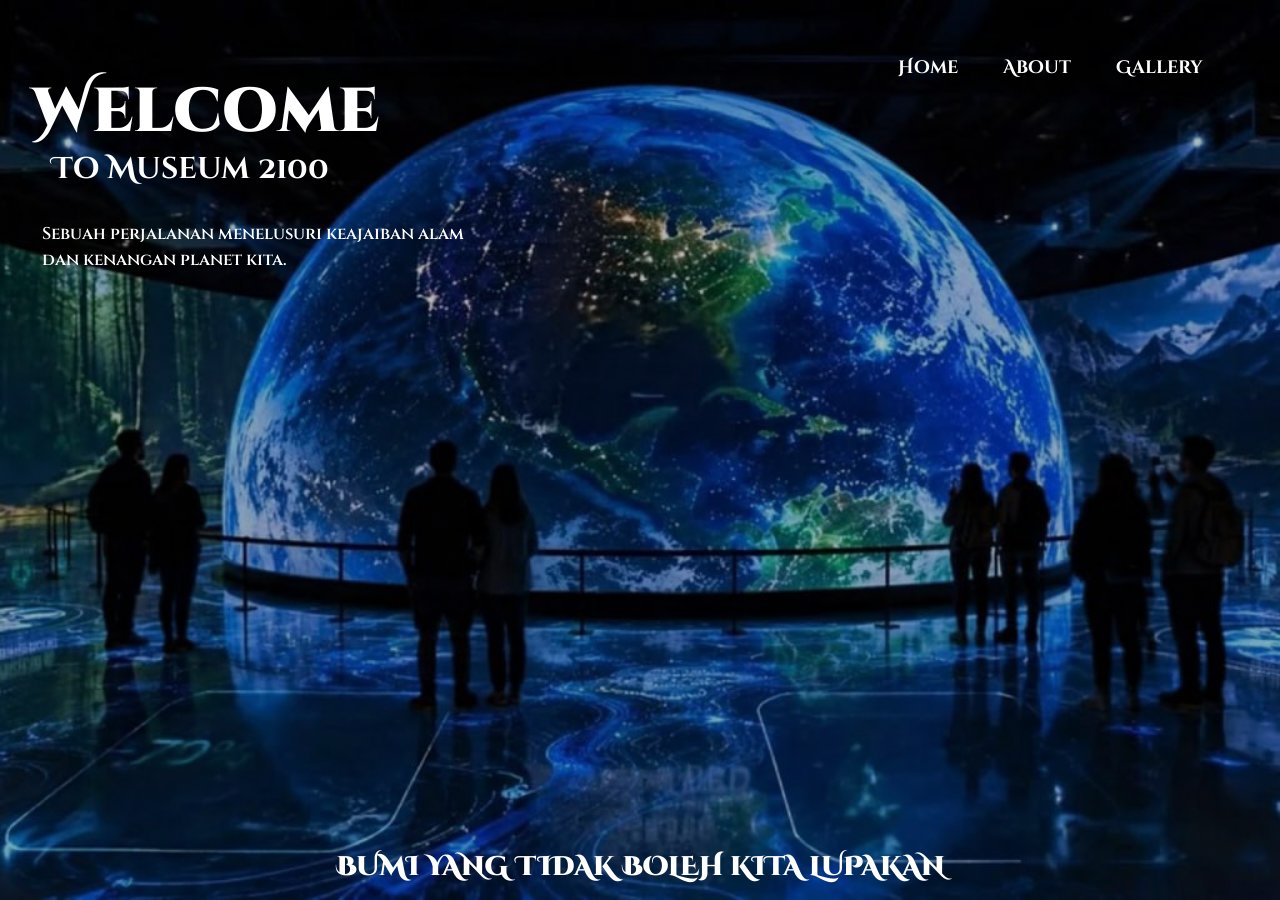
<file: index.html>
<!DOCTYPE html>
<html lang="id">
<head>
    <meta charset="UTF-8">
    <meta name="viewport" content="width=device-width, initial-scale=1.0">
    <title>Museum 2100 | Welcome</title>

    <link rel="stylesheet" href="style.css">

    <!-- Google Fonts -->
    <link href="https://fonts.googleapis.com/css2?family=Cinzel:wght@400;500;600;700;800&family=Cinzel+Decorative:wght@400;700;900&display=swap" rel="stylesheet">
</head>
<body>

    <section class="hero">

        <!-- Navbar -->
        <nav class="navbar">
            <div class="logo"></div>

            <ul class="nav-links">
                <li><a href="index.html">Home</a></li>
                <li><a href="about.html">About</a></li>
                <li><a href="gallery.html">Gallery</a></li>
            </ul>
        </nav>

        <!-- Welcome Content -->
        <div class="hero-content">

            <h1>Welcome</h1>

            <h2>To Museum 2100</h2>

            <p>
                Sebuah perjalanan menelusuri keajaiban alam
                <br>
                dan kenangan planet kita.
            </p>

        </div>

        <!-- Bottom Text -->
        <div class="hero-bottom">
            <h3>BUMI YANG TIDAK BOLEH KITA LUPAKAN</h3>
        </div>

    </section>

</body>
</html>
</file>
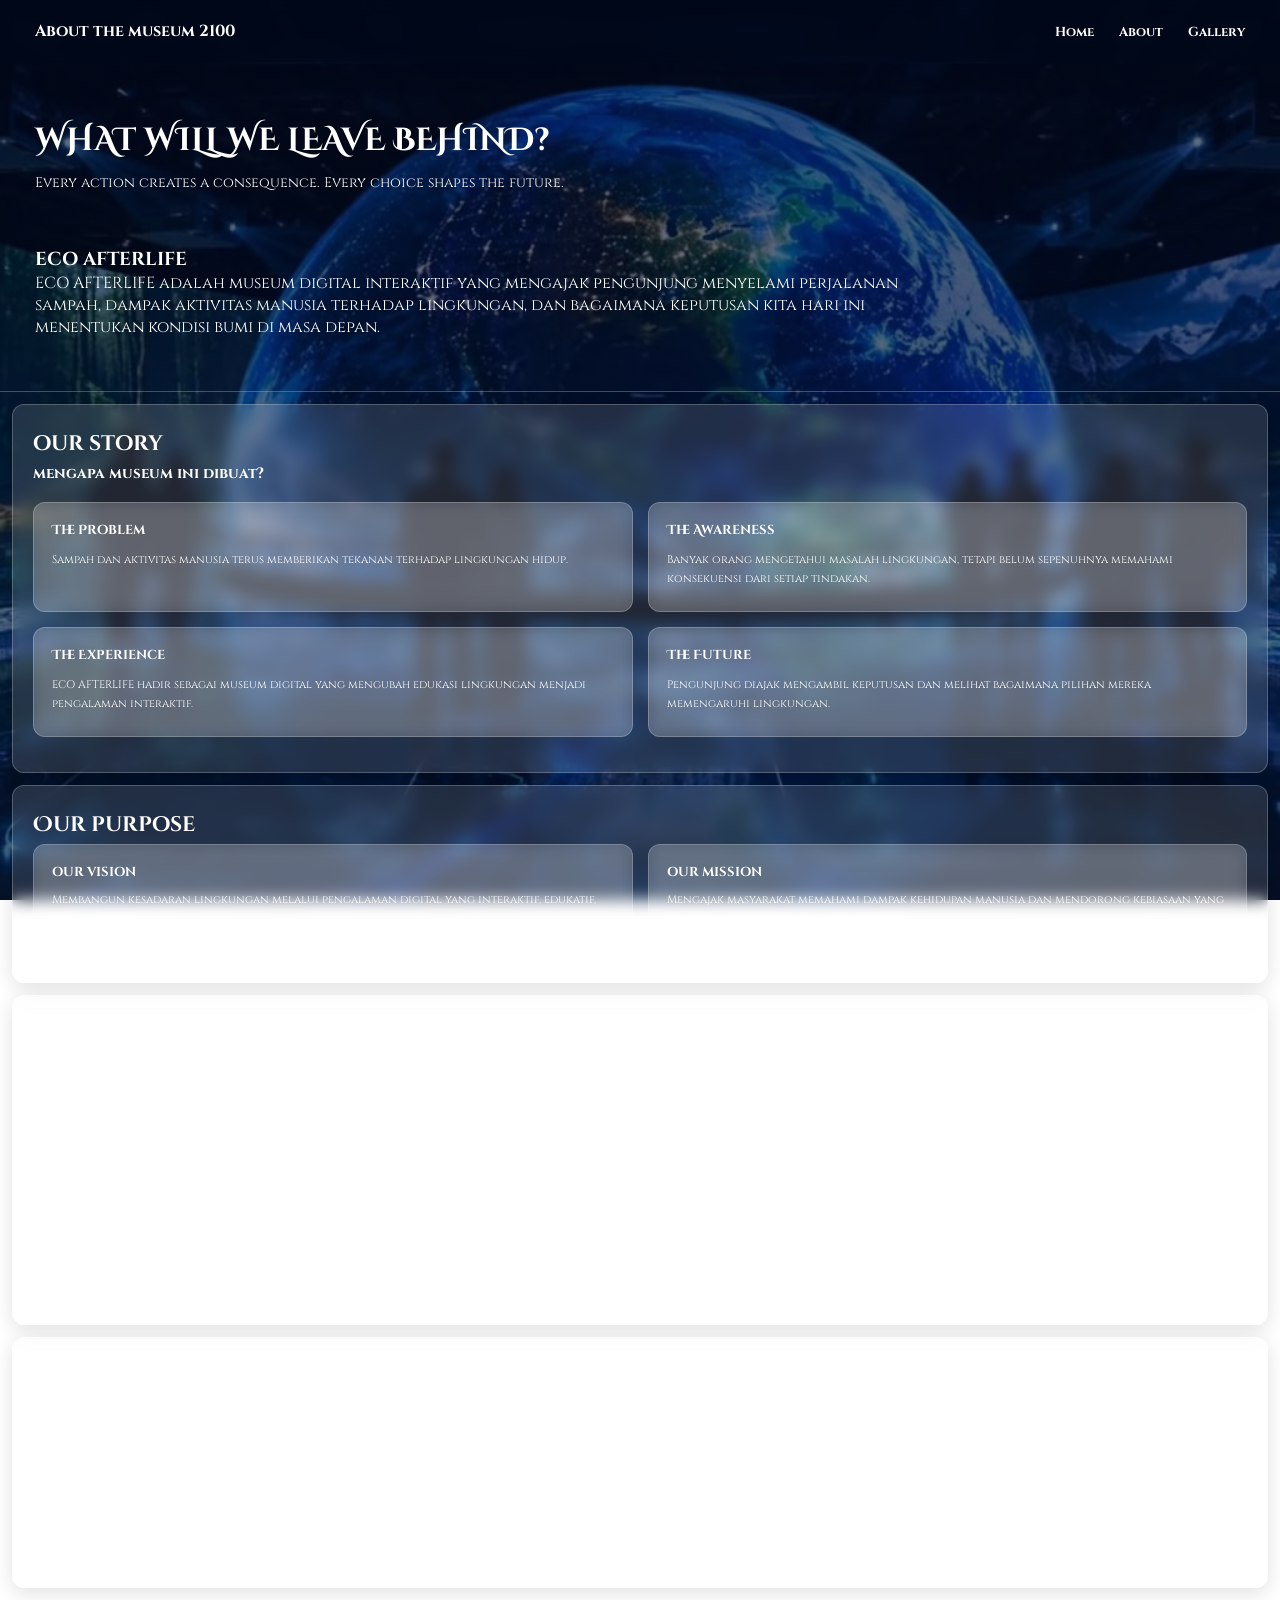
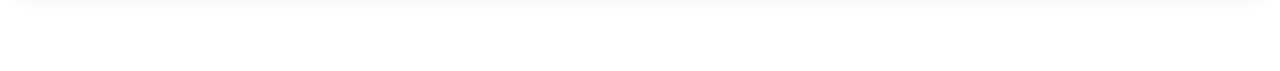
<file: about.html>
<!DOCTYPE html>
<html lang="id">
<head>
    <meta charset="UTF-8">
    <meta name="viewport" content="width=device-width, initial-scale=1.0">
    <title>About - Museum 2100</title>

    <link rel="stylesheet" href="about.css">

    <link href="https://fonts.googleapis.com/css2?family=Cinzel:wght@400;500;600;700;800&family=Cinzel+Decorative:wght@400;700;900&display=swap" rel="stylesheet">

</head>

<body>

    <!-- NAVBAR -->
    <nav class="navbar">
        <h3>About the museum 2100</h3>

        <ul>
            <li><a href="index.html">Home</a></li>
            <li><a href="about.html">About</a></li>
            <li><a href="gallery.html">Gallery</a></li>
        </ul>
    </nav>


    <!-- HERO -->
    <header class="about-hero">

        <div class="hero-text">
            <h1>WHAT WILL WE LEAVE BEHIND?</h1>

            <p>
                Every action creates a consequence.
                Every choice shapes the future.
            </p>
        </div>

        <div class="hero-description">
            <h3>ECO AFTERLIFE</h3>

            <p>
                ECO AFTERLIFE adalah museum digital interaktif
                yang mengajak pengunjung menyelami perjalanan
                sampah, dampak aktivitas manusia terhadap lingkungan,
                dan bagaimana keputusan kita hari ini menentukan
                kondisi bumi di masa depan.
            </p>
        </div>

    </header>


    <!-- SECTION 1 -->
    <section class="content-section section-one">

        <h2>our story</h2>
        <h3>mengapa museum ini dibuat?</h3>

        <div class="card-grid">

            <div class="info-card">
                <h3>The Problem</h3>
                <p>
                    Sampah dan aktivitas manusia terus memberikan
                    tekanan terhadap lingkungan hidup.
                </p>
            </div>

            <div class="info-card">
                <h3>The Awareness</h3>
                <p>
                    Banyak orang mengetahui masalah lingkungan,
                    tetapi belum sepenuhnya memahami konsekuensi
                    dari setiap tindakan.
                </p>
            </div>

            <div class="info-card">
                <h3>The Experience</h3>
                <p>
                    ECO AFTERLIFE hadir sebagai museum digital
                    yang mengubah edukasi lingkungan menjadi
                    pengalaman interaktif.
                </p>
            </div>

            <div class="info-card">
                <h3>The Future</h3>
                <p>
                    Pengunjung diajak mengambil keputusan
                    dan melihat bagaimana pilihan mereka
                    memengaruhi lingkungan.
                </p>
            </div>

        </div>
    </section>


    <!-- SECTION 2 -->
    <section class="content-section section-two">

      

        <h2>Our purpose</h2>

        <div class="purpose-grid">

            <div class="purpose-card">
                <h3>OUR VISION</h3>

                <p>
                    Membangun kesadaran lingkungan melalui
                    pengalaman digital yang interaktif,
                    edukatif, dan bermakna.
                </p>
            </div>

            <div class="purpose-card">
                <h3>OUR MISSION</h3>

                <p>
                    Mengajak masyarakat memahami dampak
                    kehidupan manusia dan mendorong
                    kebiasaan yang lebih bertanggung jawab
                    terhadap bumi.
                </p>
            </div>

        </div>

    </section>


    <!-- SECTION 3 -->
    <section class="content-section section-three">

        <h2>What Makes Us Different?</h2>

        <div class="card-grid">

            <div class="info-card">
                <h3>Immersive Experience</h3>
                <p>
                    Menjelajahi museum dengan pengalaman
                    visual digital.
                </p>
            </div>

            <div class="info-card">
                <h3>Branching Mission</h3>
                <p>
                    Memilih tindakan dan menentukan
                    jalan cerita.
                </p>
            </div>

            <div class="info-card">
                <h3>Real Consequences</h3>
                <p>
                    Melihat dampak dari keputusan
                    terhadap lingkungan.
                </p>
            </div>

            <div class="info-card">
                <h3>Environmental Learning</h3>
                <p>
                    Belajar mengenai eksplorasi
                    dan keberlanjutan.
                </p>
            </div>

        </div>

    </section>


    <!-- SECTION 4 -->
    <section class="content-section section-four">

        <h2>Our Future</h2>

        <div class="future-content">

            <h3>
                MASA DEPAN TIDAK DITENTUKAN BEGITU SAJA.
                <br>
                MASA DEPAN TERCIPTA DARI TINDAKAN KITA.
            </h3>

            <p>
                Baik, selanjutnya dari perjalanan
                harus dimulai dari dirimu.
            </p>

        </div>

    </section>


    <!-- FOOTER -->
    <footer>
        <a href="index.html">Explore the Museum</a>
    </footer>

</body>
</html>
</file>
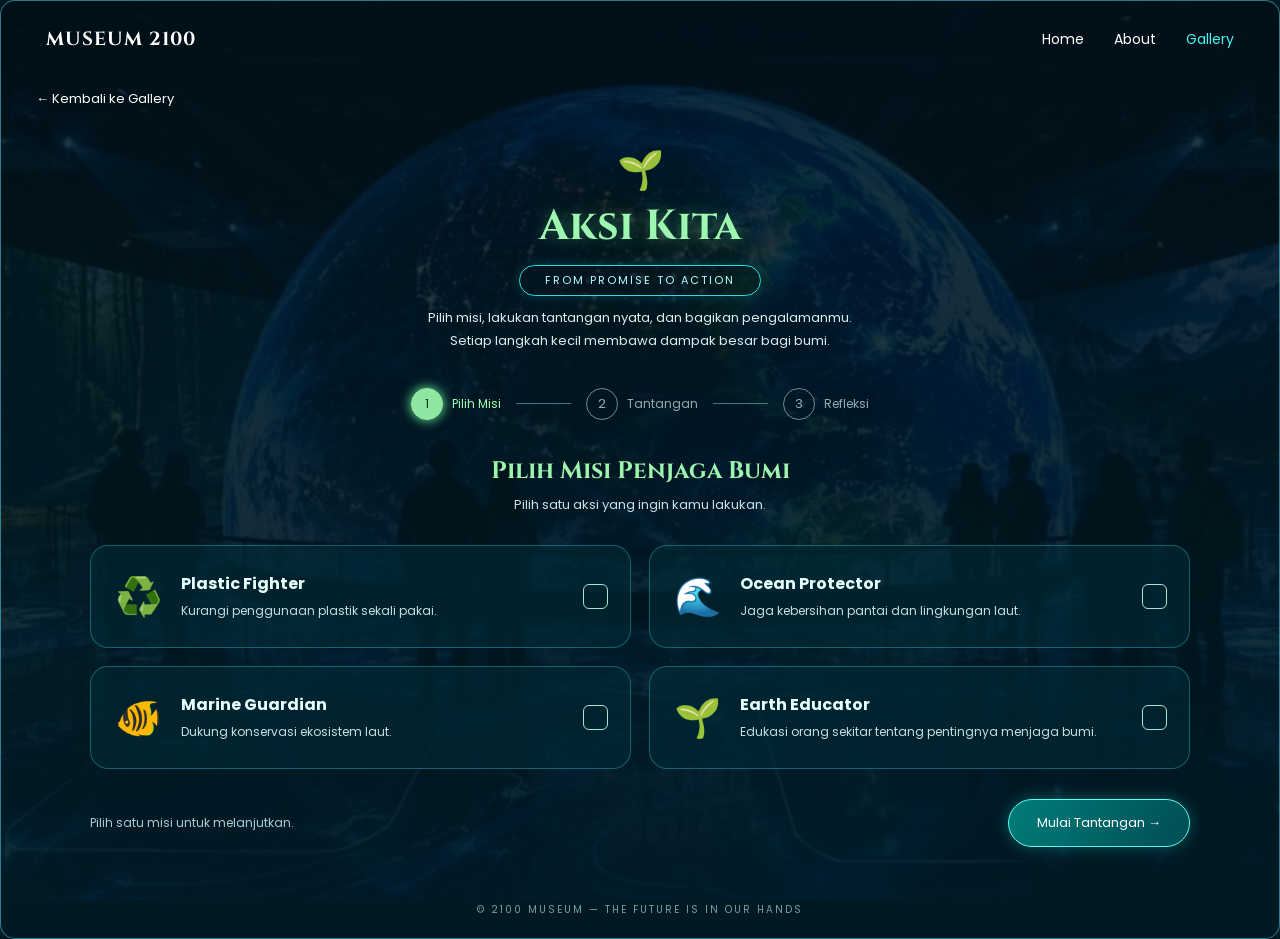
<file: aksi.html>
<!DOCTYPE html>
<html lang="id">
<head>
    <meta charset="UTF-8">
    <meta name="viewport" content="width=device-width, initial-scale=1.0">

    <title>Aksi Kita - Museum 2100</title>

    <!-- CSS -->
    <link rel="stylesheet" href="aksi.css">

    <!-- Google Fonts -->
    <link href="https://fonts.googleapis.com/css2?family=Cinzel:wght@400;500;600;700&family=Poppins:wght@300;400;500;600;700&display=swap" rel="stylesheet">
</head>

<body>

<div class="aksi-container">

    <!-- NAVBAR -->
    <nav class="navbar">

        <h2>MUSEUM 2100</h2>

        <div class="nav-links">
            <a href="index.html">Home</a>
            <a href="about.html">About</a>
            <a href="gallery.html" class="active">Gallery</a>
        </div>

    </nav>

    <!-- KEMBALI -->
    <a href="gallery.html" class="back-link">
        ← Kembali ke Gallery
    </a>


    <!-- JUDUL HALAMAN -->
    <header class="page-header">

        <div class="leaf-icon">🌱</div>

        <h1>Aksi Kita</h1>

        <div class="tagline">
            FROM PROMISE TO ACTION
        </div>

        <p>
            Pilih misi, lakukan tantangan nyata, dan bagikan pengalamanmu.
            <br>
            Setiap langkah kecil membawa dampak besar bagi bumi.
        </p>

    </header>


    <!-- INDIKATOR TAHAP -->
    <div class="step-indicator">

        <div class="indicator active" id="indicator1">
            <span>1</span>
            <p>Pilih Misi</p>
        </div>

        <div class="indicator-line"></div>

        <div class="indicator" id="indicator2">
            <span>2</span>
            <p>Tantangan</p>
        </div>

        <div class="indicator-line"></div>

        <div class="indicator" id="indicator3">
            <span>3</span>
            <p>Refleksi</p>
        </div>

    </div>


    <!-- =========================
         TAHAP 1 : PILIH MISI
    ========================== -->

    <section id="step1" class="step active">

        <div class="section-heading">
            <h2>Pilih Misi Penjaga Bumi</h2>
            <p>Pilih satu aksi yang ingin kamu lakukan.</p>
        </div>


        <div class="mission-grid">

            <label class="mission-card">

                <input type="radio" name="mission"
                       value="plastic">

                <div class="mission-icon">♻️</div>

                <div class="mission-info">
                    <h3>Plastic Fighter</h3>
                    <p>
                        Kurangi penggunaan plastik
                        sekali pakai.
                    </p>
                </div>

                <span class="mission-check">✓</span>

            </label>


            <label class="mission-card">

                <input type="radio" name="mission"
                       value="ocean">

                <div class="mission-icon">🌊</div>

                <div class="mission-info">
                    <h3>Ocean Protector</h3>
                    <p>
                        Jaga kebersihan pantai
                        dan lingkungan laut.
                    </p>
                </div>

                <span class="mission-check">✓</span>

            </label>


            <label class="mission-card">

                <input type="radio" name="mission"
                       value="marine">

                <div class="mission-icon">🐠</div>

                <div class="mission-info">
                    <h3>Marine Guardian</h3>
                    <p>
                        Dukung konservasi
                        ekosistem laut.
                    </p>
                </div>

                <span class="mission-check">✓</span>

            </label>


            <label class="mission-card">

                <input type="radio" name="mission"
                       value="earth">

                <div class="mission-icon">🌱</div>

                <div class="mission-info">
                    <h3>Earth Educator</h3>
                    <p>
                        Edukasi orang sekitar tentang
                        pentingnya menjaga bumi.
                    </p>
                </div>

                <span class="mission-check">✓</span>

            </label>

        </div>


        <div class="step-footer">

            <p id="select-message">
                Pilih satu misi untuk melanjutkan.
            </p>

            <button class="primary-btn" onclick="mulaiMisi()">
                Mulai Tantangan →
            </button>

        </div>

    </section>



    <!-- =========================
         TAHAP 2 : TANTANGAN MISI
    ========================== -->

    <section id="step2" class="step">

        <div class="section-heading">
            <h2>Tantangan Nyata</h2>
            <p>
                Sekarang waktunya mengubah niat menjadi tindakan.
            </p>
        </div>


        <div class="challenge-card">

            <div class="challenge-image">
                <img id="mission-image"
                     src="tumbler.jpg"
                     alt="Ilustrasi tantangan lingkungan">
            </div>


            <div class="challenge-content">

                <span class="mission-label" id="mission-label">
                    MISI 1
                </span>

                <h2 id="mission-title">
                    Plastic Fighter
                </h2>

                <p id="mission-description">
                    Kurangi penggunaan plastik sekali pakai.
                </p>


                <div class="challenge-box">

                    <h3>🎯 Tantangan Nyata</h3>

                    <p id="challenge-text">
                        Bawa botol minum sendiri dan
                        hindari membeli minuman dengan
                        botol plastik sekali pakai selama satu hari.
                    </p>

                </div>


                <div class="challenge-note">
                    <span>💡</span>
                    <p>
                        Lakukan tantangan ini dalam kehidupan
                        sehari-hari. Perubahan besar dimulai
                        dari langkah kecil.
                    </p>
                </div>


                <div class="challenge-buttons">

                    <button class="primary-btn"
                            onclick="sudahMelakukan()">
                        ✓ Saya Sudah Melakukannya
                    </button>

                    <button class="secondary-btn"
                            onclick="belumMelakukan()">
                        Belum, Nanti Saya Coba
                    </button>

                </div>

            </div>

        </div>

        <button class="back-step-btn" onclick="keTahap(1)">
            ← Kembali Pilih Misi
        </button>

    </section>



    <!-- =========================
         TAHAP 3 : REFLEKSI
    ========================== -->

    <section id="step3" class="step">

        <div class="section-heading">

            <h2>Bagikan Pengalamanmu</h2>

            <p>
                Ceritakan bagaimana kamu menjalankan
                tantangan ini.
            </p>

        </div>


        <div class="reflection-card">

            <!-- UPLOAD FOTO -->
            <div class="upload-area">

                <label for="photo-upload" class="upload-label">

                    <span class="upload-icon">📷</span>

                    <h3>Unggah Foto</h3>

                    <p>Dokumentasikan aksimu (Opsional)</p>

                    <span class="upload-plus">+</span>

                </label>

                <input type="file"
                       id="photo-upload"
                       accept="image/*"
                       hidden>

                <img id="photo-preview" alt="Preview foto">

            </div>


            <!-- FORM REFLEKSI -->
            <div class="reflection-form">

                <label for="pengalaman">
                    Ceritakan Pengalamanmu
                </label>

                <textarea
                    id="pengalaman"
                    maxlength="300"
                    placeholder="Contoh: Hari ini saya membawa tumbler ke kampus dan berhasil mengurangi penggunaan botol plastik..."
                ></textarea>

                <div class="character-count">
                    <span id="char-count">0</span>/300
                </div>


                <div class="reflection-reminder">
                    🌱 Setiap tindakan kecil memiliki arti
                    bagi masa depan bumi.
                </div>

            </div>

        </div>


        <div class="reflection-buttons">

            <button class="secondary-btn"
                    onclick="keTahap(2)">
                ← Kembali
            </button>

            <button class="primary-btn"
                    onclick="kirimRefleksi()">
                ✓ Kirim Refleksi
            </button>

        </div>

    </section>



    <!-- =========================
         HASIL / PENGHARGAAN
    ========================== -->

    <section id="success" class="step">

        <div class="success-card">

            <div class="success-icon">
                🏆
            </div>

            <span class="success-label">
                MISSION COMPLETED
            </span>

            <h1>Selamat!</h1>

            <h2>Ocean Guardian</h2>

            <p id="success-mission">
                Kamu telah menyelesaikan tantanganmu.
            </p>

            <div class="badge-stars">
                ⭐ ⭐ ⭐
            </div>

            <p class="success-message">
                Terima kasih telah mengambil langkah
                untuk menjaga kelestarian bumi.
                Masa depan bumi dimulai dari tindakanmu hari ini.
            </p>

            <button class="primary-btn"
                    onclick="ulangMisi()">
                Pilih Misi Lain →
            </button>

        </div>

    </section>


    <!-- FOOTER -->
    <footer>
        <p>© 2100 MUSEUM — THE FUTURE IS IN OUR HANDS</p>
    </footer>

</div>


<!-- JAVASCRIPT -->
<script src="aksi.js"></script>

</body>
</html>
</file>
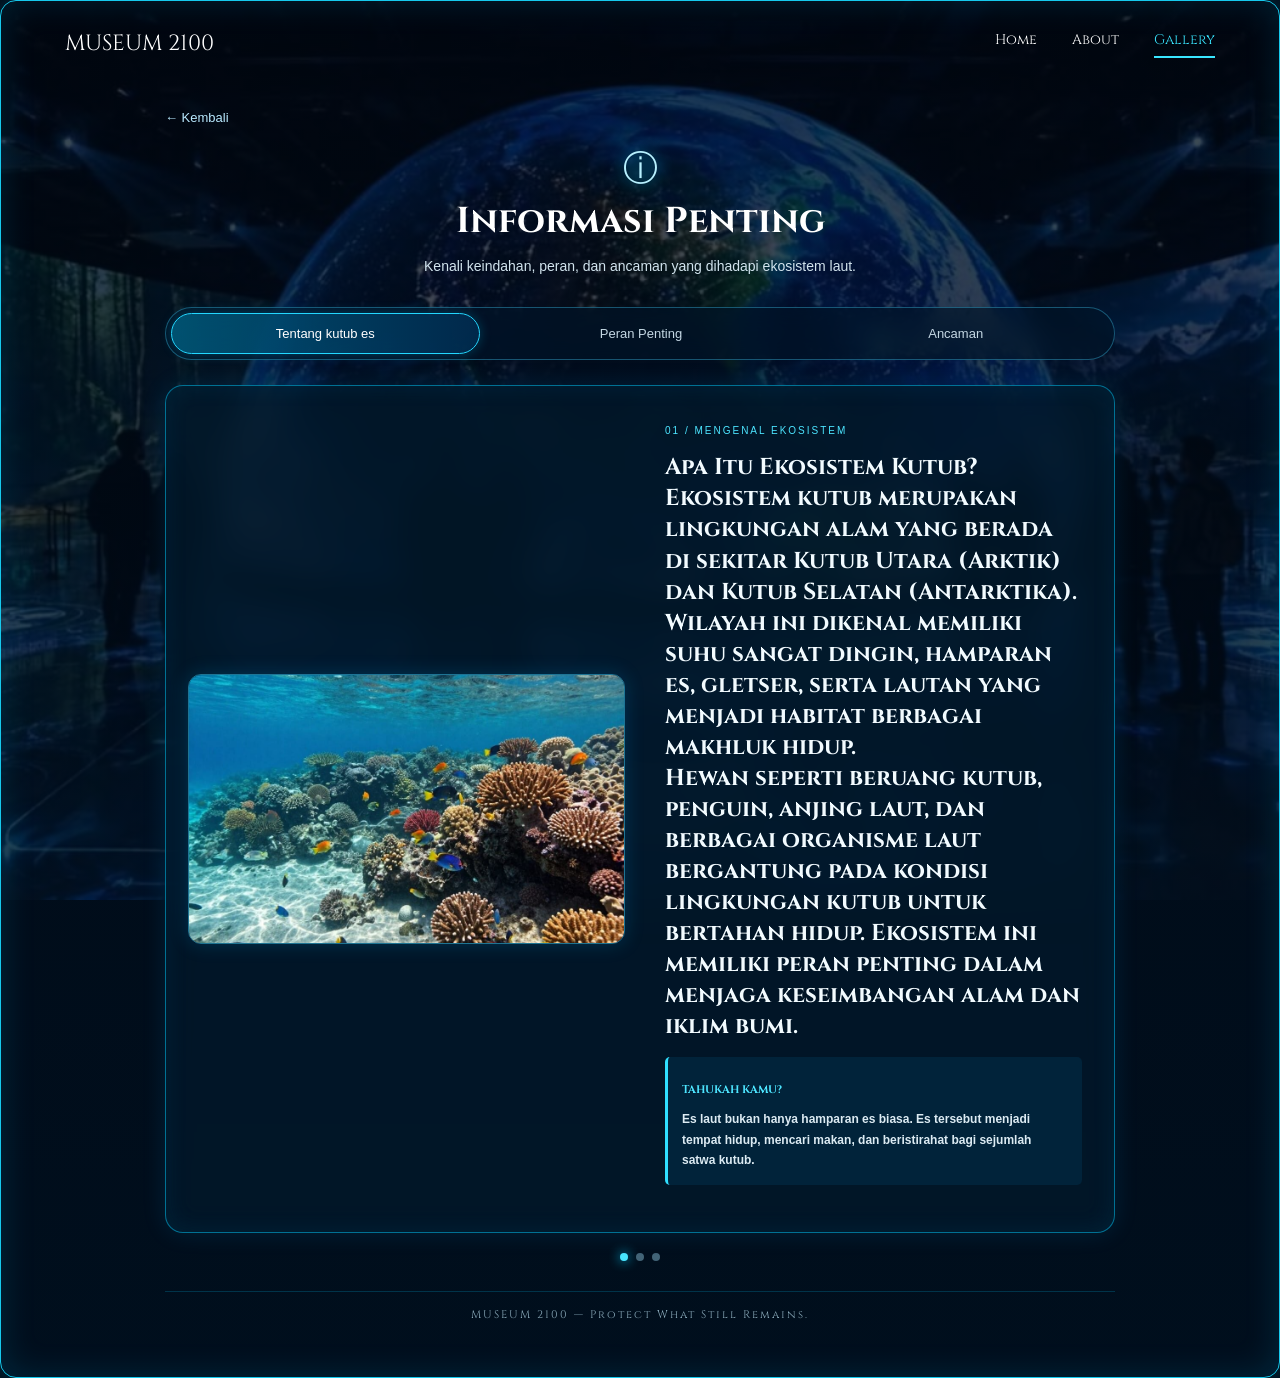
<file: dunia-info.html>
<!DOCTYPE html>
<html lang="id">
<head>
    <meta charset="UTF-8">
    <meta name="viewport" content="width=device-width, initial-scale=1.0">

    <title>Informasi Penting - Museum 2100</title>

    <link rel="stylesheet" href="dunia-info.css">

    <link href="https://fonts.googleapis.com/css2?family=Cinzel:wght@400;500;600;700;800&display=swap" rel="stylesheet">

    <script src="informasi.js" defer></script>
</head>

<body>

    <div class="museum-container">

        <!-- NAVBAR -->
        <nav class="navbar">

    <a href="index.html" class="logo">
        MUSEUM 2100
    </a>

    <div class="nav-links">
        <a href="index.html">Home</a>
        <a href="about.html">About</a>
        <a href="gallery.html" class="active">Gallery</a>
    </div>

</nav>


        <!-- MAIN CONTENT -->
        <main class="information-section">

            <!-- BACK BUTTON -->
            <a href="alur-gallery.html" class="back-button">
                ← Kembali 
            </a>


            <!-- TITLE -->
            <header class="information-header">

                <div class="title-icon">ⓘ</div>

                <h1>Informasi Penting</h1>

                <p>
                    Kenali keindahan, peran, dan ancaman
                    yang dihadapi ekosistem laut.
                </p>

            </header>


            <!-- TAB NAVIGATION -->
            <div class="information-tabs">

                <button class="tab-button active"
                    data-tab="tentang">
                    Tentang kutub es
                </button>

                <button class="tab-button"
                    data-tab="peran">
                    Peran Penting
                </button>

                <button class="tab-button"
                    data-tab="ancaman">
                    Ancaman
                </button>

            </div>


            <!-- TAB 1: TENTANG -->
            <section class="tab-content active" id="tentang">

                <div class="content-image">
                    <img src="karang.jpg"
                         alt="Keindahan terumbu karang">
                </div>

                <div class="content-description">

                    <span class="category">01 / MENGENAL EKOSISTEM</span>

                    <h2>Apa Itu Ekosistem Kutub?
                    <p>
                        Ekosistem kutub merupakan lingkungan alam yang berada di sekitar Kutub Utara (Arktik) dan 
                        Kutub Selatan (Antarktika). Wilayah ini dikenal memiliki suhu sangat dingin,
                        hamparan es, gletser, serta lautan yang menjadi habitat berbagai makhluk hidup.
                    </p>

                    <p>
                        Hewan seperti beruang kutub, penguin, anjing laut, dan berbagai organisme laut bergantung pada kondisi
                        lingkungan kutub untuk bertahan hidup.
                        Ekosistem ini memiliki peran penting dalam menjaga keseimbangan alam dan iklim bumi.
                    </p>

                    <div class="fact-box">
                        <span>TAHUKAH KAMU?</span>
                        <p>
                        Es laut bukan hanya hamparan es biasa. 
                        Es tersebut menjadi tempat hidup, mencari makan, dan
                        beristirahat bagi sejumlah satwa kutub.
                        </p>
                    </div>

                </div>

            </section>


            <!-- TAB 2: PERAN -->
            <section class="tab-content" id="peran">

                <div class="content-image">
                    <img src="karang.jpg"
                         alt="Ekosistem laut dan terumbu karang">
                </div>

                <div class="content-description">

                    <span class="category">02 / FUNGSI EKOSISTEM</span>

                    <h2>Mengapa Wilayah Kutub Penting?</h2>

                    <p>
                        Wilayah kutub memiliki pengaruh besar terhadap sistem iklim bumi.
                        Keberadaan es dan lautan di sekitarnya membantu mengatur suhu, memengaruhi sirkulasi laut,
                        serta menyediakan habitat bagi berbagai organisme.
                    </p>

                    <div class="role-list">

                        <div class="role-item">
                            <span>01</span>
                            <div>
                                <h3>Mengatur suhu bumi</h3>
                                <p>
                                    Permukaan es memantulkan sebagian energi matahari kembali ke atmosfer dan 
                                    angkasa sehingga membantu menjaga keseimbangan suhu bumi.
                                </p>
                            </div>
                        </div>

                        <div class="role-item">
                            <span>02</span>
                            <div>
                              <div>
                                <h3>Habitat Satwa Kutub</h3>

                                <p>
                                    Es laut menjadi tempat mencari
                                    makan, beristirahat, dan
                                    berkembang biak bagi berbagai
                                    satwa kutub.
                                </p>
                            </div>
                        </div>

                        <div class="role-item">
                            <span>03</span>
                            <div>
                                <h3>Menjaga Keseimbangan Laut</h3>

                                <p>
                                    Proses pembentukan dan pencairan
                                    es laut memengaruhi sirkulasi
                                    air laut dan sistem iklim global.
                                </p>
                            </div>
                        </div>

                    </div>

                </div>

            </section>


            <!-- TAB 3: ANCAMAN -->
            <section class="tab-content" id="ancaman">

                <div class="content-image">
                    <img src="karang.jpg"
                         alt="Terumbu karang bawah laut">
                </div>

                <div class="content-description">

                     <span class="category">03 / TANTANGAN LINGKUNGAN</span>

                    <h2>Apa yang Mengancam Ekosistem Kutub?</h2>

                    <p>
                        Ekosistem kutub menghadapi ancaman akibat
                        perubahan iklim dan meningkatnya suhu bumi.
                        Kondisi ini menyebabkan berkurangnya es
                        dan mengubah habitat berbagai satwa kutub.
                    </p>


                    <div class="threat-list">

                        <div class="threat-item">
                            <span>01</span>
                            <div>
                                <h3>Pemanasan Laut</h3>
                                <p>
                                    Suhu laut yang terlalu tinggi dapat
                                    menyebabkan pemutihan karang
                                    (coral bleaching).
                                </p>
                            </div>
                        </div>

                        <div class="threat-item">
                            <span>02</span>
                            <div>
                                <h3>Pencemaran Laut</h3>
                                <p>
                                    Sampah plastik dan limbah dapat
                                    mengganggu kesehatan ekosistem
                                    terumbu karang.
                                </p>
                            </div>
                        </div>

                        <div class="threat-item">
                            <span>03</span>
                            <div>
                                <h3>Aktivitas Manusia</h3>
                                <p>
                                    Penangkapan ikan yang merusak,
                                    pengambilan karang, dan aktivitas
                                    yang tidak bertanggung jawab
                                    dapat merusak terumbu.
                                </p>
                            </div>
                        </div>

                    </div>

                </div>

            </section>


            <!-- TAB INDICATOR -->
            <div class="tab-indicators">
                <span class="dot active"></span>
                <span class="dot"></span>
                <span class="dot"></span>
            </div>


            <!-- FOOTER -->
            <footer class="information-footer">
                <p>
                    MUSEUM 2100 — Protect What Still Remains.
                </p>
            </footer>

        </main>

    </div>

</body>
</html>
</file>
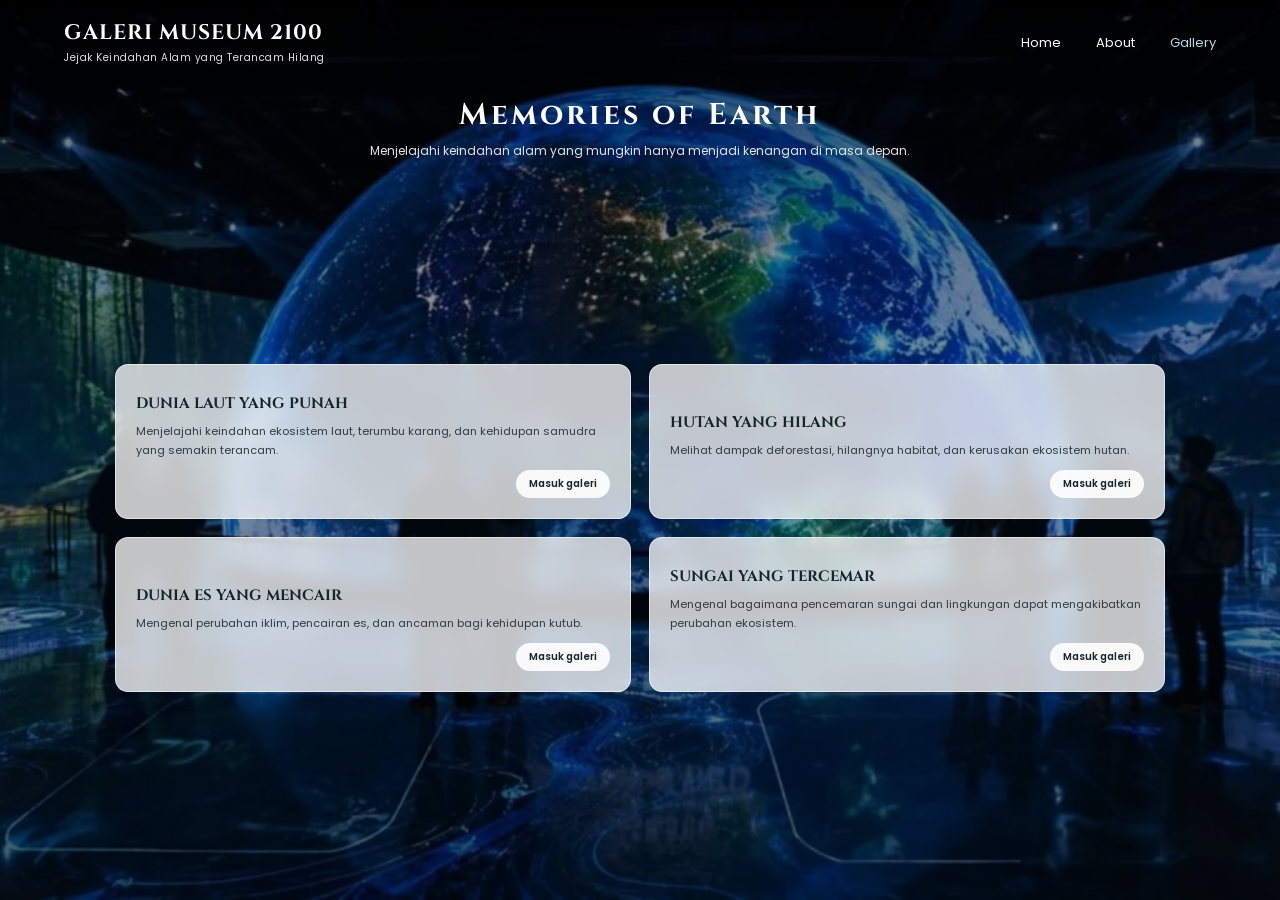
<file: gallery.html>
<!DOCTYPE html>
<html lang="id">
<head>
    <meta charset="UTF-8">
    <meta name="viewport" content="width=device-width, initial-scale=1.0">
    <title>Gallery - Museum 2100</title>

    <link rel="stylesheet" href="gallery.css">

    <link href="https://fonts.googleapis.com/css2?family=Cinzel:wght@400;500;600;700&family=Poppins:wght@300;400;500;600&display=swap" rel="stylesheet">
</head>

<body>

    <div class="background-overlay"></div>

    <!-- NAVBAR -->
    <nav class="navbar">
        <div class="logo">
            <h2>GALERI MUSEUM 2100</h2>
            <p>Jejak Keindahan Alam yang Terancam Hilang</p>
        </div>

        <div class="nav-links">
            <a href="index.html">Home</a>
            <a href="about.html">About</a>
            <a href="gallery.html" class="active">Gallery</a>
        </div>
    </nav>

    <!-- CONTENT -->
    <main class="gallery-container">

        <div class="gallery-intro">
            <h1>Memories of Earth</h1>
            <p>
                Menjelajahi keindahan alam yang mungkin hanya menjadi
                kenangan di masa depan.
            </p>
        </div>

        <!-- GALLERY CARDS -->
        <section class="gallery-grid">

            <div class="gallery-card">
                <div class="card-content">
                    <h3>DUNIA LAUT YANG PUNAH</h3>
                    <p>
                        Menjelajahi keindahan ekosistem laut,
                        terumbu karang, dan kehidupan samudra
                        yang semakin terancam.
                    </p>
                    <a href="alur-gallery.html" class="card-button">Masuk galeri</a>
                </div>
            </div>

            <div class="gallery-card">
                <div class="card-content">
                    <h3>HUTAN YANG HILANG</h3>
                    <p>
                        Melihat dampak deforestasi,
                        hilangnya habitat, dan kerusakan
                        ekosistem hutan.
                    </p>
                    <a href="hutan .html" class="card-button">Masuk galeri</a>
                    
                </div>
            </div>

            <div class="gallery-card">
                <div class="card-content">
                    <h3>DUNIA ES YANG MENCAIR</h3>
                    <p>
                        Mengenal perubahan iklim,
                        pencairan es, dan ancaman bagi
                        kehidupan kutub.
                    </p>
                    <a href="dunia.html" class="card-button">Masuk galeri</a>
                </div>
            </div>

            <div class="gallery-card">
                <div class="card-content">
                    <h3>SUNGAI YANG TERCEMAR</h3>
                    <p>
                        Mengenal bagaimana pencemaran
                        sungai dan lingkungan dapat
                        mengakibatkan perubahan ekosistem.
                    </p>
                    <a href="sungai.html" class="card-button">Masuk galeri</a>
                </div>
            </div>

        </section>

    </main>

</body>
</html>
</file>
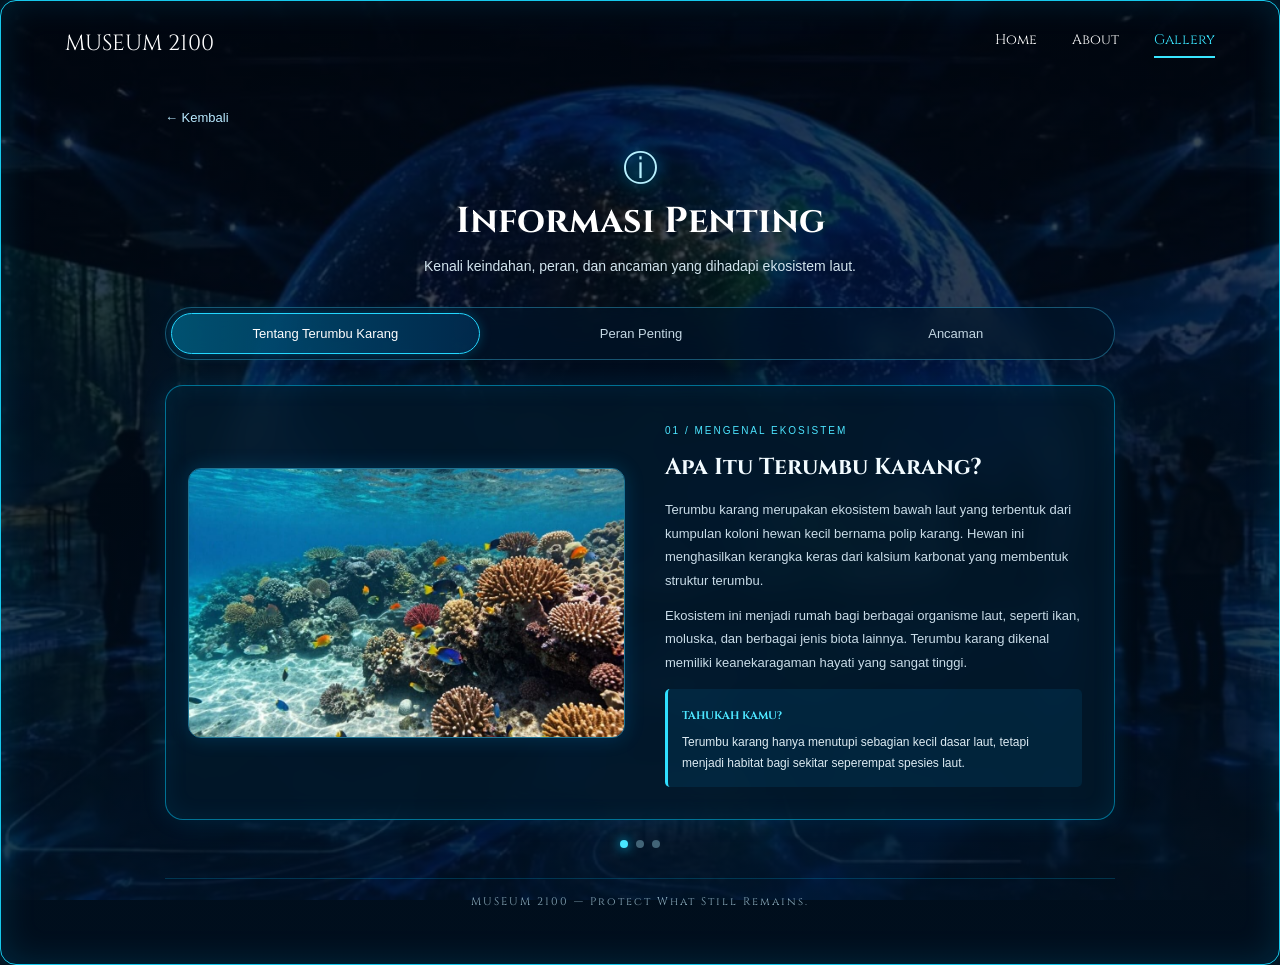
<file: informasi.html>
<!DOCTYPE html>
<html lang="id">
<head>
    <meta charset="UTF-8">
    <meta name="viewport" content="width=device-width, initial-scale=1.0">

    <title>Informasi Penting - Museum 2100</title>

    <link rel="stylesheet" href="informasi.css">

    <link href="https://fonts.googleapis.com/css2?family=Cinzel:wght@400;500;600;700;800&display=swap" rel="stylesheet">

    <script src="informasi.js" defer></script>
</head>

<body>

    <div class="museum-container">

        <!-- NAVBAR -->
        <nav class="navbar">

    <a href="index.html" class="logo">
        MUSEUM 2100
    </a>

    <div class="nav-links">
        <a href="index.html">Home</a>
        <a href="about.html">About</a>
        <a href="gallery.html" class="active">Gallery</a>
    </div>

</nav>


        <!-- MAIN CONTENT -->
        <main class="information-section">

            <!-- BACK BUTTON -->
            <a href="alur-gallery.html" class="back-button">
                ← Kembali 
            </a>


            <!-- TITLE -->
            <header class="information-header">

                <div class="title-icon">ⓘ</div>

                <h1>Informasi Penting</h1>

                <p>
                    Kenali keindahan, peran, dan ancaman
                    yang dihadapi ekosistem laut.
                </p>

            </header>


            <!-- TAB NAVIGATION -->
            <div class="information-tabs">

                <button class="tab-button active"
                    data-tab="tentang">
                    Tentang Terumbu Karang
                </button>

                <button class="tab-button"
                    data-tab="peran">
                    Peran Penting
                </button>

                <button class="tab-button"
                    data-tab="ancaman">
                    Ancaman
                </button>

            </div>


            <!-- TAB 1: TENTANG -->
            <section class="tab-content active" id="tentang">

                <div class="content-image">
                    <img src="karang.jpg"
                         alt="Keindahan terumbu karang">
                </div>

                <div class="content-description">

                    <span class="category">01 / MENGENAL EKOSISTEM</span>

                    <h2>Apa Itu Terumbu Karang?</h2>

                    <p>
                        Terumbu karang merupakan ekosistem bawah laut
                        yang terbentuk dari kumpulan koloni hewan kecil
                        bernama polip karang. Hewan ini menghasilkan
                        kerangka keras dari kalsium karbonat yang
                        membentuk struktur terumbu.
                    </p>

                    <p>
                        Ekosistem ini menjadi rumah bagi berbagai
                        organisme laut, seperti ikan, moluska, dan
                        berbagai jenis biota lainnya. Terumbu karang
                        dikenal memiliki keanekaragaman hayati yang
                        sangat tinggi.
                    </p>

                    <div class="fact-box">
                        <span>TAHUKAH KAMU?</span>
                        <p>
                            Terumbu karang hanya menutupi sebagian
                            kecil dasar laut, tetapi menjadi habitat
                            bagi sekitar seperempat spesies laut.
                        </p>
                    </div>

                </div>

            </section>


            <!-- TAB 2: PERAN -->
            <section class="tab-content" id="peran">

                <div class="content-image">
                    <img src="karang.jpg"
                         alt="Ekosistem laut dan terumbu karang">
                </div>

                <div class="content-description">

                    <span class="category">02 / FUNGSI EKOSISTEM</span>

                    <h2>Mengapa Terumbu Karang Penting?</h2>

                    <p>
                        Terumbu karang bukan sekadar keindahan
                        bawah laut. Ekosistem ini memiliki peran
                        penting dalam menjaga keseimbangan kehidupan
                        laut dan mendukung kehidupan manusia.
                    </p>

                    <div class="role-list">

                        <div class="role-item">
                            <span>01</span>
                            <div>
                                <h3>Rumah Biota Laut</h3>
                                <p>
                                    Menjadi tempat berlindung,
                                    mencari makan, dan berkembang
                                    biak bagi berbagai organisme.
                                </p>
                            </div>
                        </div>

                        <div class="role-item">
                            <span>02</span>
                            <div>
                                <h3>Pelindung Pantai</h3>
                                <p>
                                    Membantu mengurangi energi
                                    gelombang yang menuju pantai.
                                </p>
                            </div>
                        </div>

                        <div class="role-item">
                            <span>03</span>
                            <div>
                                <h3>Mendukung Kehidupan Manusia</h3>
                                <p>
                                    Mendukung perikanan, pariwisata,
                                    dan mata pencaharian masyarakat
                                    pesisir.
                                </p>
                            </div>
                        </div>

                    </div>

                </div>

            </section>


            <!-- TAB 3: ANCAMAN -->
            <section class="tab-content" id="ancaman">

                <div class="content-image">
                    <img src="karang.jpg"
                         alt="Terumbu karang bawah laut">
                </div>

                <div class="content-description">

                    <span class="category">03 / TANTANGAN LINGKUNGAN</span>

                    <h2>Apa yang Mengancam Terumbu Karang?</h2>

                    <p>
                        Terumbu karang menghadapi berbagai tekanan
                        akibat perubahan lingkungan dan aktivitas
                        manusia. Jika kerusakan terus berlangsung,
                        ekosistem ini dapat kehilangan kemampuan
                        untuk mendukung kehidupan laut.
                    </p>

                    <div class="threat-list">

                        <div class="threat-item">
                            <span>01</span>
                            <div>
                                <h3>Pemanasan Laut</h3>
                                <p>
                                    Suhu laut yang terlalu tinggi dapat
                                    menyebabkan pemutihan karang
                                    (coral bleaching).
                                </p>
                            </div>
                        </div>

                        <div class="threat-item">
                            <span>02</span>
                            <div>
                                <h3>Pencemaran Laut</h3>
                                <p>
                                    Sampah plastik dan limbah dapat
                                    mengganggu kesehatan ekosistem
                                    terumbu karang.
                                </p>
                            </div>
                        </div>

                        <div class="threat-item">
                            <span>03</span>
                            <div>
                                <h3>Aktivitas Manusia</h3>
                                <p>
                                    Penangkapan ikan yang merusak,
                                    pengambilan karang, dan aktivitas
                                    yang tidak bertanggung jawab
                                    dapat merusak terumbu.
                                </p>
                            </div>
                        </div>

                    </div>

                </div>

            </section>


            <!-- TAB INDICATOR -->
            <div class="tab-indicators">
                <span class="dot active"></span>
                <span class="dot"></span>
                <span class="dot"></span>
            </div>


            <!-- FOOTER -->
            <footer class="information-footer">
                <p>
                    MUSEUM 2100 — Protect What Still Remains.
                </p>
            </footer>

        </main>

    </div>

</body>
</html>
</file>
<file: style.css>
/* RESET */
* {
    margin: 0;
    padding: 0;
    box-sizing: border-box;
}

/* BODY */
body {
    background-color: #1c1c1c;
    font-family: 'Cinzel', serif;
    color: white;
}

/* HERO SECTION */
 .hero {
    width: 100%;
    min-height: 100vh;
    height: 100vh;
    position: relative;

    background-image:
        linear-gradient(
            rgba(0, 0, 0, 0.25),
            rgba(0, 0, 0, 0.25)
        ),
        url("background.jpg");

    background-size: cover;
    background-position: center;
    background-repeat: no-repeat;

    overflow: hidden;
}


/* NAVBAR */
.navbar {
    width: 100%;
    padding: 55px 6% 0;

    display: flex;
    justify-content: flex-end;
    align-items: center;

    position: absolute;
    top: 0;
    z-index: 10;
}

.nav-links {
    display: flex;
    gap: 45px;
    list-style: none;
}

.nav-links a {
    text-decoration: none;
    color: white;

    font-family: 'Cinzel Decorative', serif;
    font-size: 18px;
    font-weight: 700;

    transition: 0.3s;
}

.nav-links a:hover {
    color: #64caff;
}

/* HERO CONTENT */
.hero-content {
    position: absolute;
    top: 75px;
    left: 2.5%;
}

.hero-content h1 {
    font-family: 'Cinzel Decorative', serif;
    font-size: 62px;
    font-weight: 900;
    line-height: 1.2;

    color: white;
}

.hero-content h2 {
    font-family: 'Cinzel Decorative', serif;
    font-size: 30px;
    font-weight: 700;

    margin-left: 20px;
    margin-top: 0px;
}

.hero-content p {
    font-size: 17px;
    font-weight: 600;
    line-height: 1.5;

    margin-top: 32px;
    margin-left: 10px;
}

/* BOTTOM TEXT */
.hero-bottom {
    position: absolute;
    bottom: 15px;
    width: 100%;
    text-align: center;
}

.hero-bottom h3 {
    font-family: 'Cinzel Decorative', serif;
    font-size: 27px;
    font-weight: 900;
    color: white;
}

/* RESPONSIVE */
@media (max-width: 768px) {

    .hero {
        height: 550px;
        background-position: center;
    }

    .navbar {
        padding: 25px 5%;
    }

    .nav-links {
        gap: 18px;
    }

    .nav-links a {
        font-size: 12px;
    }

    .hero-content {
        top: 110px;
        left: 5%;
    }

    .hero-content h1 {
        font-size: 40px;
    }

    .hero-content h2 {
        font-size: 20px;
    }

    .hero-content p {
        font-size: 12px;
    }

    .hero-bottom h3 {
        font-size: 15px;
    }
}

html, body {
    width: 100%;
    height: 100%;
    margin: 0;
    padding: 0;
}

body {
    background-color: #1c1c1c;
}
</file>
<file: about.css>
/* bagian about */ 


/* =================================
   GLOBAL BACKGROUND
================================= */

* {
    margin: 0;
    padding: 0;
    box-sizing: border-box;
}

html {
    scroll-behavior: smooth;
}

body {
    font-family: 'Cinzel', serif;
    color: white;

    /* Background bumi untuk seluruh halaman */
    background:
        linear-gradient(
            rgba(0, 10, 35, 0.48),
            rgba(0, 10, 35, 0.58)
        ),
        url("background.jpg");

    background-size: cover;
    background-position: center;
    background-attachment: fixed;
    background-repeat: no-repeat;

    min-height: 100vh;
}


/* =================================
   NAVBAR
================================= */

.navbar {
    display: flex;
    justify-content: space-between;
    align-items: center;

    padding: 20px 35px;

    background: rgba(0, 10, 30, 0.65);
    backdrop-filter: blur(10px);
    -webkit-backdrop-filter: blur(10px);

    position: relative;
    z-index: 10;
}

.navbar h3 {
    font-size: 16px;
}

.navbar ul {
    display: flex;
    list-style: none;
    gap: 25px;
}

.navbar a {
    color: white;
    text-decoration: none;
    font-size: 13px;
    font-weight: bold;
}

.navbar a:hover {
    color: #65d9ff;
}


/* =================================
   HERO
================================= */

.about-hero {
    min-height: 330px;

    padding: 45px 35px 35px;

    display: flex;
    flex-direction: column;
    justify-content: flex-start;

    background: rgba(0, 15, 45, 0.20);

    border-bottom: 1px solid rgba(255,255,255,0.25);
}

.hero-text {
    margin-top: 10px;
}

.hero-text h1 {
    font-family: 'Cinzel Decorative', serif;
    font-size: 32px;
    line-height: 1.5;
    margin-bottom: 8px;
}

.hero-text p {
    font-size: 14px;
    margin-top: 5px;
}

.hero-description {
    margin-top: 55px;
    max-width: 900px;
}


/* =================================
   CONTENT SECTION
================================= */

.content-section {
    position: relative;

    margin: 12px;
    padding: 25px 20px 35px;

    border-radius: 12px;

    /* Transparansi section */
    background: rgba(255, 255, 255, 0.13);

    backdrop-filter: blur(8px);
    -webkit-backdrop-filter: blur(8px);

    border: 1px solid rgba(255,255,255,0.22);

    box-shadow: 0 5px 20px rgba(0,0,0,0.12);
}

.content-section h2 {
    font-family: 'Cinzel Decorative', serif;
    font-size: 21px;
    margin-bottom: 5px;
}

.content-section > h3 {
    font-size: 15px;
    margin-bottom: 18px;
}

/* =================================
   CARD GRID
================================= */

.card-grid {
    display: grid;
    grid-template-columns: repeat(2, 1fr);
    gap: 15px;
}

.info-card {
    min-height: 110px;

    padding: 18px;

    border-radius: 12px;

    /* Card transparan */
    background: rgba(255, 255, 255, 0.18);

    border: 1px solid rgba(255,255,255,0.22);

    backdrop-filter: blur(8px);
    -webkit-backdrop-filter: blur(8px);

    transition: 0.3s;
}

.info-card:hover {
    background: rgba(255, 255, 255, 0.28);
    transform: translateY(-5px);
}

.info-card h3 {
    font-family: 'Cinzel Decorative', serif;
    font-size: 13px;
    margin-bottom: 12px;
}

.info-card p {
    font-size: 11px;
    line-height: 1.7;
}


/* =================================
   PURPOSE SECTION
================================= */

.purpose-grid {
    display: grid;
    grid-template-columns: repeat(2, 1fr);
    gap: 15px;
}

.purpose-card {
    padding: 18px;

    border-radius: 12px;

    background: rgba(255,255,255,0.18);

    border: 1px solid rgba(255,255,255,0.2);

    backdrop-filter: blur(8px);
}

.purpose-card h3 {
    font-size: 13px;
    margin-bottom: 10px;
}

.purpose-card p {
    font-size: 11px;
    line-height: 1.7;
}


/* =================================
   FUTURE SECTION
================================= */

.future-content {
    text-align: center;
    padding: 30px 10px;
}

.future-content h3 {
    font-size: 17px;
    line-height: 1.8;
}

.future-content p {
    margin-top: 18px;
    font-size: 12px;
}


/* =================================
   FOOTER
================================= */

footer {
    padding: 20px;
    text-align: right;
}

footer a {
    display: inline-block;

    padding: 8px 15px;

    color: white;
    text-decoration: none;

    font-size: 11px;

    background: rgba(255,255,255,0.2);
    border-radius: 20px;
}


/* =================================
   RESPONSIVE MOBILE
================================= */

@media (max-width: 600px) {

    .navbar {
        padding: 12px;
    }

    .navbar h3 {
        font-size: 10px;
    }

    .navbar ul {
        gap: 12px;
    }

    .navbar a {
        font-size: 9px;
    }

    .about-hero {
        min-height: 220px;
        padding: 25px 12px;
    }

    .hero-text h1 {
        font-size: 19px;
    }

    .hero-text p {
        font-size: 10px;
    }

    .hero-description h3 {
        font-size: 12px;
    }

    .hero-description p {
        font-size: 9px;
    }

    .content-section {
        margin: 8px;
        padding: 18px 10px 28px;
    }

    .content-section h2 {
        font-size: 16px;
    }

    .content-section > h3 {
        font-size: 12px;
    }

    .card-grid {
        gap: 10px;
    }

    .info-card {
        min-height: 95px;
        padding: 12px 10px;
    }

    .info-card h3 {
        font-size: 10px;
    }

    .info-card p {
        font-size: 9px;
    }

    .purpose-grid {
        gap: 10px;
    }

    .purpose-card {
        padding: 12px 10px;
    }

    .purpose-card h3 {
        font-size: 10px;
    }

    .purpose-card p {
        font-size: 9px;
    }

    .section-label {
        font-size: 13px;
        padding: 7px 12px;
    }

    .future-content h3 {
        font-size: 12px;
    }

    .future-content p {
        font-size: 10px;
    }
}

/* STORY GRID */

.story-grid {
    display: grid;
    grid-template-columns: repeat(2, 1fr);
    gap: 22px;
}

/* STORY CARD */

.story-card {
    padding: 25px;
    border-radius: 18px;

    background: rgba(255, 255, 255, 0.30);
    backdrop-filter: blur(15px);
    -webkit-backdrop-filter: blur(15px);

    border: 1px solid rgba(255, 255, 255, 0.25);

    transition: 0.4s ease;
}

/* ICON */

.story-icon {
    width: 48px;
    height: 48px;

    display: flex;
    align-items: center;
    justify-content: center;

    border-radius: 12px;

    background: rgba(180, 220, 255, 0.20);
    border: 1px solid rgba(255, 255, 255, 0.3);

    margin-bottom: 15px;
}

.story-icon i {
    font-size: 23px;
    color: #d8efff;

    text-shadow: 0 0 12px rgba(120, 200, 255, 0.8);
}

/* TITLE */

.story-card h3 {
    font-family: 'Cinzel', serif;
    font-size: 19px;
    margin-bottom: 15px;
    color: white;
}

/* DESCRIPTION */

.story-card p {
    font-family: 'Cinzel', serif;
    font-size: 14px;
    line-height: 1.8;
    color: rgba(255, 255, 255, 0.95);
}

/* HOVER */

.story-card:hover {
    transform: translateY(-6px);

    background: rgba(255, 255, 255, 0.40);

    border-color: rgba(180, 220, 255, 0.7);

    box-shadow: 0 10px 30px rgba(0, 0, 0, 0.2);
}

.story-card:hover .story-icon {
    background: rgba(150, 210, 255, 0.35);
}
</file>
<file: aksi.css>
/* =====================================
   GLOBAL
===================================== */

* {
    margin: 0;
    padding: 0;
    box-sizing: border-box;
}

html {
    scroll-behavior: smooth;
}

body {
    font-family: 'Poppins', sans-serif;
    color: white;
    background: #001923;
}


/* =====================================
   BACKGROUND
===================================== */

.aksi-container {
    min-height: 100vh;
    width: 100%;

    background:
        linear-gradient(
            rgba(0, 18, 27, 0.84),
            rgba(0, 25, 34, 0.91)
        ),
        url("background.jpg");

    background-size: cover;
    background-position: center;
    background-attachment: fixed;

    border: 1px solid rgba(92, 230, 240, 0.5);
    border-radius: 15px;

    overflow: hidden;
    padding-bottom: 20px;
}


/* =====================================
   NAVBAR
===================================== */

.navbar {
    display: flex;
    justify-content: space-between;
    align-items: center;

    padding: 25px 45px;
}

.navbar h2 {
    font-family: 'Cinzel', serif;
    font-size: 19px;
    letter-spacing: 1px;
}

.nav-links {
    display: flex;
    gap: 30px;
}

.nav-links a {
    color: white;
    text-decoration: none;
    font-size: 14px;
    transition: 0.3s;
}

.nav-links a:hover,
.nav-links .active {
    color: #48f5ef;
}


/* =====================================
   BACK LINK
===================================== */

.back-link {
    display: inline-block;

    margin: 12px 35px;

    color: white;
    text-decoration: none;
    font-size: 13px;

    transition: 0.3s;
}

.back-link:hover {
    color: #6bfff2;
}


/* =====================================
   HEADER
===================================== */

.page-header {
    text-align: center;
    margin: 20px auto 25px;
    padding: 0 20px;
}

.leaf-icon {
    font-size: 38px;
}

.page-header h1 {
    font-family: 'Cinzel', serif;
    font-size: 42px;

    color: #9df7b0;

    text-shadow: 0 0 15px rgba(102, 255, 170, 0.35);
}

.tagline {
    display: inline-block;

    padding: 6px 25px;
    margin: 10px 0;

    border: 1px solid #27dfe0;
    border-radius: 30px;

    color: #b9ffff;
    font-size: 11px;
    letter-spacing: 2px;

    box-shadow: 0 0 12px rgba(0, 225, 240, 0.2);
}

.page-header p {
    color: #d7eeee;
    font-size: 13px;
    line-height: 1.8;
}


/* =====================================
   STEP INDICATOR
===================================== */

.step-indicator {
    display: flex;
    align-items: center;
    justify-content: center;

    gap: 15px;
    margin: 35px auto;
}

.indicator {
    display: flex;
    align-items: center;
    gap: 9px;

    color: #8caeb3;
    transition: 0.3s;
}

.indicator span {
    width: 32px;
    height: 32px;

    display: flex;
    align-items: center;
    justify-content: center;

    border: 1px solid #668d91;
    border-radius: 50%;

    font-size: 13px;
}

.indicator p {
    font-size: 12px;
}

.indicator.active {
    color: #9effb1;
}

.indicator.active span,
.indicator.done span {
    background: #8fe6a0;
    border-color: #8fe6a0;
    color: #003e30;

    box-shadow: 0 0 12px #70ffa4;
}

.indicator.done {
    color: #9effb1;
}

.indicator-line {
    width: 55px;
    height: 1px;
    background: rgba(98, 219, 221, 0.5);
}


/* =====================================
   STEP CONTENT
===================================== */

.step {
    display: none;

    width: 90%;
    max-width: 1100px;

    margin: 0 auto;

    animation: fadeIn 0.5s ease;
}

.step.active {
    display: block;
}

@keyframes fadeIn {
    from {
        opacity: 0;
        transform: translateY(15px);
    }

    to {
        opacity: 1;
        transform: translateY(0);
    }
}


/* =====================================
   SECTION HEADING
===================================== */

.section-heading {
    text-align: center;
    margin-bottom: 30px;
}

.section-heading h2 {
    font-family: 'Cinzel', serif;
    font-size: 24px;
    color: #9df5ae;
    margin-bottom: 8px;
}

.section-heading p {
    font-size: 13px;
    color: #c6e2e4;
}


/* =====================================
   MISSION GRID
===================================== */

.mission-grid {
    display: grid;
    grid-template-columns: repeat(2, 1fr);
    gap: 18px;
}

.mission-card {
    position: relative;

    display: flex;
    align-items: center;
    gap: 18px;

    padding: 22px;

    background: rgba(0, 43, 54, 0.62);

    border: 1px solid rgba(62, 210, 220, 0.35);
    border-radius: 18px;

    cursor: pointer;

    transition: 0.3s;
}

.mission-card:hover {
    border-color: #5cfaf1;
    background: rgba(0, 88, 91, 0.45);

    transform: translateY(-4px);
}

.mission-card:has(input:checked) {
    border: 1px solid #75ffc0;

    background: rgba(12, 104, 75, 0.45);

    box-shadow: 0 0 18px rgba(52, 255, 174, 0.25);
}

.mission-card input {
    display: none;
}

.mission-icon {
    font-size: 38px;
    min-width: 50px;
    text-align: center;
}

.mission-info h3 {
    font-size: 16px;
    margin-bottom: 5px;
    color: #e8ffff;
}

.mission-info p {
    font-size: 12px;
    line-height: 1.7;
    color: #c5dfe0;
}

.mission-check {
    margin-left: auto;

    width: 25px;
    height: 25px;

    display: flex;
    align-items: center;
    justify-content: center;

    border: 1px solid #a4e5d0;
    border-radius: 6px;

    color: transparent;
}

.mission-card:has(input:checked) .mission-check {
    background: #8ce8a2;
    color: #003e30;
}


/* =====================================
   FOOTER STEP 1
===================================== */

.step-footer {
    display: flex;
    justify-content: space-between;
    align-items: center;

    margin-top: 30px;
}

.step-footer p {
    color: #a9cdd0;
    font-size: 12px;
}


/* =====================================
   BUTTON
===================================== */

.primary-btn {
    padding: 13px 28px;

    border: 1px solid #5affee;
    border-radius: 30px;

    background: linear-gradient(
        120deg,
        rgba(0, 150, 142, 0.8),
        rgba(0, 82, 91, 0.9)
    );

    color: white;
    font-family: 'Poppins', sans-serif;
    font-size: 13px;

    cursor: pointer;

    box-shadow: 0 0 15px rgba(0, 245, 240, 0.3);

    transition: 0.3s;
}

.primary-btn:hover {
    background: #087f7b;
    box-shadow: 0 0 25px #00e6dc;
    transform: translateY(-3px);
}

.secondary-btn {
    padding: 12px 20px;

    background: rgba(0, 20, 30, 0.6);

    border: 1px solid rgba(98, 220, 228, 0.7);
    border-radius: 30px;

    color: white;
    font-family: 'Poppins', sans-serif;
    font-size: 12px;

    cursor: pointer;
    transition: 0.3s;
}

.secondary-btn:hover {
    background: rgba(0, 120, 130, 0.4);
}


/* =====================================
   CHALLENGE CARD
===================================== */

.challenge-card {
    display: grid;
    grid-template-columns: 0.8fr 1.2fr;

    gap: 30px;

    padding: 25px;

    background: rgba(0, 37, 48, 0.75);

    border: 1px solid rgba(68, 223, 229, 0.4);
    border-radius: 20px;
}

.challenge-image {
    min-height: 320px;
}

.challenge-image img {
    width: 100%;
    height: 100%;

    min-height: 320px;

    object-fit: cover;

    border-radius: 15px;
    border: 1px solid rgba(105, 240, 220, 0.5);
}

.challenge-content {
    display: flex;
    flex-direction: column;
    justify-content: center;
}

.mission-label {
    display: inline-block;

    width: fit-content;

    padding: 5px 15px;

    background: rgba(0, 185, 190, 0.2);
    border: 1px solid #35d9db;
    border-radius: 30px;

    color: #9efffa;
    font-size: 11px;
}

.challenge-content h2 {
    font-family: 'Cinzel', serif;
    font-size: 27px;
    margin: 12px 0;
    color: #dfffff;
}

.challenge-content > p {
    color: #c6e1e3;
    font-size: 13px;
    margin-bottom: 20px;
}

.challenge-box {
    padding: 20px;

    background: rgba(0, 72, 75, 0.4);

    border: 1px solid #2ed8c9;
    border-radius: 15px;
}

.challenge-box h3 {
    color: #a8ffae;
    margin-bottom: 12px;
    font-size: 15px;
}

.challenge-box p {
    font-size: 13px;
    line-height: 1.9;
}

.challenge-note {
    display: flex;
    gap: 10px;
    align-items: flex-start;

    margin: 18px 0;

    color: #c3e2e2;
    font-size: 12px;
    line-height: 1.8;
}

.challenge-buttons {
    display: flex;
    flex-wrap: wrap;
    gap: 12px;
}


/* =====================================
   BACK BUTTON
===================================== */

.back-step-btn {
    display: block;
    margin: 22px auto 0;

    border: none;
    background: transparent;

    color: #a6e8eb;
    font-family: 'Poppins', sans-serif;
    font-size: 12px;

    cursor: pointer;
}


/* =====================================
   REFLECTION
===================================== */

.reflection-card {
    display: grid;
    grid-template-columns: 0.7fr 1.3fr;

    gap: 25px;

    padding: 25px;

    background: rgba(0, 38, 48, 0.75);

    border: 1px solid rgba(73, 225, 225, 0.4);
    border-radius: 20px;
}


/* UPLOAD */

.upload-label {
    min-height: 250px;

    display: flex;
    flex-direction: column;
    align-items: center;
    justify-content: center;

    position: relative;

    border: 2px dashed rgba(121, 231, 226, 0.7);
    border-radius: 15px;

    cursor: pointer;

    text-align: center;
    padding: 15px;

    transition: 0.3s;
}

.upload-label:hover {
    background: rgba(0, 130, 140, 0.15);
}

.upload-icon {
    font-size: 40px;
    margin-bottom: 12px;
}

.upload-label h3 {
    font-size: 14px;
    margin-bottom: 5px;
}

.upload-label p {
    font-size: 11px;
    color: #b9d7d9;
}

.upload-plus {
    position: absolute;
    right: 15px;
    bottom: 15px;

    width: 30px;
    height: 30px;

    display: flex;
    align-items: center;
    justify-content: center;

    background: #a0f0dc;
    color: #003c37;

    border-radius: 50%;
    font-size: 22px;
}

#photo-preview {
    display: none;

    width: 100%;
    max-height: 250px;

    object-fit: contain;
    margin-top: 12px;

    border-radius: 12px;
}


/* REFLECTION FORM */

.reflection-form {
    position: relative;
}

.reflection-form label {
    display: block;
    font-size: 14px;
    margin-bottom: 12px;
}

.reflection-form textarea {
    width: 100%;
    height: 200px;

    resize: vertical;

    padding: 18px;

    background: rgba(0, 22, 31, 0.75);

    border: 1px solid rgba(93, 227, 225, 0.6);
    border-radius: 15px;

    color: white;

    font-family: 'Poppins', sans-serif;
    font-size: 13px;

    outline: none;
}

.reflection-form textarea:focus {
    border-color: #6effef;
    box-shadow: 0 0 12px rgba(0, 239, 220, 0.2);
}

.reflection-form textarea::placeholder {
    color: #8daeb0;
}

.character-count {
    text-align: right;
    margin-top: 7px;

    color: #9cbec0;
    font-size: 11px;
}

.reflection-reminder {
    margin-top: 18px;

    color: #a9f5c2;
    font-size: 12px;
}


/* REFLECTION BUTTONS */

.reflection-buttons {
    display: flex;
    justify-content: center;
    gap: 15px;

    margin-top: 25px;
}


/* =====================================
   SUCCESS
===================================== */

.success-card {
    text-align: center;

    max-width: 650px;
    margin: 25px auto;

    padding: 45px 25px;

    background: rgba(0, 52, 55, 0.7);

    border: 1px solid #62efc5;
    border-radius: 25px;

    box-shadow: 0 0 25px rgba(0, 255, 190, 0.15);
}

.success-icon {
    font-size: 75px;
    margin-bottom: 10px;
}

.success-label {
    color: #94ffbf;
    font-size: 11px;
    letter-spacing: 3px;
}

.success-card h1 {
    font-family: 'Cinzel', serif;
    font-size: 38px;
    color: #a5ffbd;
    margin: 15px 0;
}

.success-card h2 {
    font-family: 'Cinzel', serif;
    font-size: 22px;
    color: #fff2a8;
}

.success-card p {
    font-size: 13px;
    line-height: 1.9;
    color: #d5ebeb;
    margin-top: 15px;
}

.badge-stars {
    font-size: 30px;
    margin: 18px 0;
}

.success-message {
    margin: 20px auto 25px !important;
    max-width: 450px;
}


/* =====================================
   FOOTER
===================================== */

footer {
    text-align: center;
    margin-top: 55px;

    color: #779fa4;
    font-size: 10px;
    letter-spacing: 2px;
}


/* =====================================
   RESPONSIVE
===================================== */

@media (max-width: 768px) {

    .navbar {
        padding: 20px;
    }

    .navbar h2 {
        font-size: 14px;
    }

    .nav-links {
        gap: 12px;
    }

    .nav-links a {
        font-size: 11px;
    }

    .page-header h1 {
        font-size: 30px;
    }

    .page-header p {
        font-size: 11px;
    }

    .step {
        width: 92%;
    }

    .step-indicator {
        gap: 7px;
    }

    .indicator {
        gap: 5px;
    }

    .indicator span {
        width: 27px;
        height: 27px;
    }

    .indicator p {
        font-size: 9px;
    }

    .indicator-line {
        width: 20px;
    }

    .mission-grid {
        grid-template-columns: 1fr;
    }

    .mission-card {
        padding: 15px;
    }

    .step-footer {
        flex-direction: column;
        gap: 15px;
    }

    .challenge-card,
    .reflection-card {
        grid-template-columns: 1fr;
    }

    .challenge-image img {
        min-height: 230px;
        max-height: 300px;
    }

    .challenge-buttons {
        flex-direction: column;
    }

    .challenge-buttons button {
        width: 100%;
    }

    .reflection-buttons {
        flex-direction: column;
    }

    .reflection-buttons button {
        width: 100%;
    }

    footer {
        padding: 0 15px;
        line-height: 1.8;
    }
}
</file>
<file: dunia-info.css>
/* =====================================
   GLOBAL
===================================== */

* {
    margin: 0;
    padding: 0;
    box-sizing: border-box;
}

html {
    scroll-behavior: smooth;
}

body {
    font-family: 'Cinzel', serif;
    color: white;
    background: #020d19;
    min-height: 100vh;
}

/* =====================================
   BACKGROUND MUSEUM
===================================== */

.museum-container {
    min-height: 100vh;
    position: relative;
    overflow: hidden;

    background:
        linear-gradient(
            rgba(0, 8, 20, .72),
            rgba(0, 15, 30, .82)
        ),
        url("background.jpg") center/cover fixed no-repeat;

    border: 1px solid #16c9ed;
    border-radius: 16px;

    box-shadow:
        inset 0 0 35px rgba(0, 190, 255, .15),
        0 0 20px rgba(0, 190, 255, .2);
}

/* =====================================
   NAVBAR
===================================== */

.navbar {
    width: 100%;
    display: flex;
    justify-content: space-between;
    align-items: center;

    padding: 28px 5%;
    position: relative;
    z-index: 5;
}

.logo {
    color: white;
    font-size: 22px;
    text-decoration: none;
}

.nav-links {
    display: flex;
    gap: 35px;
}

.nav-links a {
    color: white;
    font-size: 14px;
    text-decoration: none;
    transition: .3s;
}

.nav-links a:hover,
.nav-links .active {
    color: #39e6ff;
}

.nav-links .active {
    border-bottom: 2px solid #39e6ff;
    padding-bottom: 7px;
}

/* =====================================
   MAIN INFORMATION
===================================== */

.information-section {
    width: min(950px, 90%);
    margin: 20px auto 40px;
}

/* BACK BUTTON */

.back-button {
    display: inline-block;
    color: #b9eaff;
    text-decoration: none;
    font-family: Arial, sans-serif;
    font-size: 13px;
    margin-bottom: 20px;
    transition: .3s;
}

.back-button:hover {
    color: #42eaff;
    transform: translateX(-5px);
}

/* =====================================
   HEADER
===================================== */

.information-header {
    text-align: center;
    margin-bottom: 30px;
}

.title-icon {
    font-family: Arial, sans-serif;
    font-size: 35px;
    color: #b8f1ff;
    text-shadow: 0 0 15px #00cfff;
    margin-bottom: 5px;
}

.information-header h1 {
    font-size: clamp(25px, 3vw, 36px);
    margin-bottom: 10px;
}

.information-header p {
    font-family: Arial, sans-serif;
    font-size: 14px;
    line-height: 1.6;
    color: #d2e4ee;
}

/* =====================================
   TABS
===================================== */

.information-tabs {
    display: flex;
    justify-content: center;
    gap: 8px;

    margin: 0 auto 25px;
    padding: 5px;

    border: 1px solid rgba(66, 211, 255, .35);
    border-radius: 30px;

    background: rgba(0, 20, 40, .65);
    backdrop-filter: blur(12px);
}

.tab-button {
    flex: 1;
    padding: 12px 10px;

    border: none;
    border-radius: 25px;

    color: #c4d8e4;
    background: transparent;

    font-family: Arial, sans-serif;
    font-size: 13px;

    cursor: pointer;
    transition: .3s;
}

.tab-button:hover {
    color: white;
    background: rgba(0, 180, 255, .15);
}

.tab-button.active {
    color: white;

    background: linear-gradient(
        90deg,
        rgba(0, 173, 225, .4),
        rgba(0, 110, 190, .25)
    );

    border: 1px solid #23d7ff;

    box-shadow:
        0 0 12px rgba(0, 200, 255, .25);
}

/* =====================================
   CONTENT PANEL
===================================== */

.tab-content {
    display: none;

    grid-template-columns: 1fr 1fr;
    gap: 30px;

    align-items: center;

    min-height: 330px;
    padding: 22px;

    border: 1px solid rgba(0, 205, 255, .5);
    border-radius: 18px;

    background: rgba(2, 25, 43, .78);

    backdrop-filter: blur(15px);

    box-shadow:
        0 0 25px rgba(0, 170, 255, .12),
        inset 0 0 25px rgba(0, 180, 255, .08);
}

.tab-content.active {
    display: grid;
    animation: contentAppear .45s ease;
}

@keyframes contentAppear {
    from {
        opacity: 0;
        transform: translateY(15px);
    }

    to {
        opacity: 1;
        transform: translateY(0);
    }
}

/* =====================================
   IMAGE
===================================== */

.content-image {
    width: 100%;
    height: 270px;

    overflow: hidden;
    border-radius: 13px;

    border: 1px solid rgba(60, 210, 255, .5);

    box-shadow:
        0 0 20px rgba(0, 170, 255, .2);
}

.content-image img {
    width: 100%;
    height: 100%;

    object-fit: cover;
    transition: transform .6s;
}

.content-image:hover img {
    transform: scale(1.08);
}

/* =====================================
   DESCRIPTION
===================================== */

.content-description {
    padding: 10px;
}

.category {
    color: #4ce5ff;
    font-family: Arial, sans-serif;
    font-size: 10px;
    letter-spacing: 2px;
}

.content-description h2 {
    font-size: 23px;
    line-height: 1.35;
    margin: 12px 0 15px;
    color: #f2fbff;
}

.content-description > p {
    font-family: Arial, sans-serif;
    color: #c9dce8;
    font-size: 13px;
    line-height: 1.8;
    margin-bottom: 12px;
}

/* =====================================
   FACT BOX
===================================== */

.fact-box {
    margin-top: 15px;
    padding: 14px;

    border-left: 3px solid #30dfff;

    background: rgba(0, 178, 255, .09);
    border-radius: 5px;
}

.fact-box span {
    color: #4de5ff;
    font-size: 11px;
    font-weight: bold;
}

.fact-box p {
    font-family: Arial, sans-serif;
    font-size: 12px;
    line-height: 1.7;
    margin-top: 7px;
    color: #dcebf3;
}

/* =====================================
   ROLE & THREAT LIST
===================================== */

.role-list,
.threat-list {
    display: flex;
    flex-direction: column;
    gap: 12px;
    margin-top: 18px;
}

.role-item,
.threat-item {
    display: flex;
    gap: 12px;
    align-items: flex-start;
}

.role-item > span,
.threat-item > span {
    display: flex;
    align-items: center;
    justify-content: center;

    min-width: 30px;
    height: 30px;

    border: 1px solid #35dcff;
    border-radius: 50%;

    color: #6deaff;
    font-size: 11px;

    box-shadow: 0 0 10px rgba(0, 200, 255, .2);
}

.role-item h3,
.threat-item h3 {
    font-size: 13px;
    color: #8feaff;
    margin-bottom: 4px;
}

.role-item p,
.threat-item p {
    font-family: Arial, sans-serif;
    font-size: 11px;
    line-height: 1.6;
    color: #cbdce5;
}

/* =====================================
   INDICATORS
===================================== */

.tab-indicators {
    display: flex;
    justify-content: center;
    gap: 8px;
    margin-top: 20px;
}

.dot {
    width: 8px;
    height: 8px;

    border-radius: 50%;
    background: #426477;
    transition: .3s;
}

.dot.active {
    background: #48e6ff;
    box-shadow: 0 0 12px #00cfff;
}

/* =====================================
   FOOTER
===================================== */

.information-footer {
    text-align: center;
    margin-top: 30px;
    padding: 15px;

    border-top: 1px solid rgba(0, 200, 255, .2);
}

.information-footer p {
    font-size: 11px;
    color: #88a8b8;
    letter-spacing: 2px;
}

/* =====================================
   RESPONSIVE
===================================== */

@media(max-width: 700px) {

    .navbar {
        padding: 20px 5%;
    }

    .logo {
        font-size: 15px;
    }

    .nav-links {
        gap: 15px;
    }

    .nav-links a {
        font-size: 11px;
    }

    .information-section {
        width: 94%;
        margin-top: 10px;
    }

    .tab-button {
        font-size: 10px;
        padding: 10px 5px;
    }

    .tab-content.active {
        grid-template-columns: 1fr;
    }

    .content-image {
        height: 210px;
    }

    .content-description h2 {
        font-size: 20px;
    }

    .information-container {
        padding: 15px;
    }
}
</file>
<file: gallery.css>
/* =================================
   RESET
================================= */

* {
    margin: 0;
    padding: 0;
    box-sizing: border-box;
}

html, body {
    width: 100%;
    height: 100%;
    overflow: hidden;
}

body {
    font-family: 'Poppins', sans-serif;
    color: white;

    /* BACKGROUND TETAP */
    background-image: url('background.jpg');
    background-size: cover;
    background-position: center;
    background-repeat: no-repeat;
    background-attachment: fixed;
}

/* =================================
   OVERLAY
================================= */

.background-overlay {
    position: fixed;
    inset: 0;
    background: linear-gradient(
        to bottom,
        rgba(0, 0, 0, 0.55),
        rgba(0, 20, 35, 0.35),
        rgba(0, 0, 0, 0.60)
    );
    z-index: -1;
}

/* =================================
   NAVBAR
================================= */

.navbar {
    position: relative;
    width: 100%;
    height: 85px;

    padding: 15px 5%;

    display: flex;
    justify-content: space-between;
    align-items: center;

    z-index: 2;
}

.logo h2 {
    font-family: 'Cinzel', serif;
    font-size: 21px;
    letter-spacing: 1px;
}

.logo p {
    font-size: 10px;
    letter-spacing: 0.5px;
    margin-top: 3px;
    color: #e0e0e0;
}

.nav-links {
    display: flex;
    gap: 35px;
}

.nav-links a {
    text-decoration: none;
    color: white;
    font-size: 13px;
    transition: 0.3s;
}

.nav-links a:hover,
.nav-links a.active {
    color: #b7d9e9;
}

/* =================================
   GALLERY CONTENT
================================= */

.gallery-container {
    width: 100%;
    height: calc(100vh - 85px);

    display: flex;
    flex-direction: column;
    align-items: center;

    padding: 10px 7% 25px;
}

/* INTRO */

.gallery-intro {
    text-align: center;
    margin-bottom: 20px;
}

.gallery-intro h1 {
    font-family: 'Cinzel', serif;
    font-size: 30px;
    letter-spacing: 3px;
    margin-bottom: 7px;
}

.gallery-intro p {
    font-size: 12px;
    color: #e4e4e4;
}

/* =================================
   GALLERY GRID
================================= */

.gallery-grid {
    width: 100%;
    max-width: 1050px;

    display: grid;
    grid-template-columns: repeat(2, 1fr);

    gap: 18px;

    margin: auto 0;
}

/* =================================
   TRANSPARENT CARD
================================= */

.gallery-card {
    min-height: 155px;

    display: flex;
    align-items: flex-end;

    padding: 20px;

    background: rgba(255, 255, 255, 0.76);

    backdrop-filter: blur(10px);
    -webkit-backdrop-filter: blur(10px);

    border: 1px solid rgba(255, 255, 255, 0.55);

    border-radius: 13px;

    color: #17252b;

    transition: 0.35s ease;
}

/* CARD HOVER */

.gallery-card:hover {
    background: rgba(255, 255, 255, 0.88);
    transform: translateY(-5px);
    box-shadow: 0 10px 25px rgba(0, 0, 0, 0.2);
}

/* CARD CONTENT */

.card-content {
    width: 100%;
}

.card-content h3 {
    font-family: 'Cinzel', serif;
    font-size: 15px;
    font-weight: 700;
    margin-bottom: 8px;
}

.card-content p {
    font-size: 11px;
    line-height: 1.7;
    color: #303b40;
    margin-bottom: 10px;
}

/* BUTTON */

.card-button {
    display: block;
    width: fit-content;

    margin-left: auto;

    padding: 6px 13px;

    background: rgba(255, 255, 255, 0.9);

    color: #17252b;

    font-size: 10px;
    font-weight: 600;

    text-decoration: none;

    border-radius: 20px;

    transition: 0.3s;
}

.card-button:hover {
    background: #183b4b;
    color: white;
}

/* =================================
   RESPONSIVE
================================= */

@media (max-width: 600px) {

    .navbar {
        height: 75px;
        padding: 10px 4%;
    }

    .logo h2 {
        font-size: 14px;
    }

    .logo p {
        font-size: 8px;
    }

    .nav-links {
        gap: 12px;
    }

    .nav-links a {
        font-size: 10px;
    }

    .gallery-container {
        height: calc(100vh - 75px);
        padding: 10px 4%;
    }

    .gallery-intro h1 {
        font-size: 21px;
    }

    .gallery-intro p {
        font-size: 9px;
    }

    .gallery-grid {
        gap: 10px;
    }

    .gallery-card {
        min-height: 170px;
        padding: 12px;
    }

    .card-content h3 {
        font-size: 10px;
    }

    .card-content p {
        font-size: 9px;
    }

    .card-button {
        font-size: 8px;
        padding: 5px 9px;
    }
}
</file>
<file: informasi.css>
/* =====================================
   GLOBAL
===================================== */

* {
    margin: 0;
    padding: 0;
    box-sizing: border-box;
}

html {
    scroll-behavior: smooth;
}

body {
    font-family: 'Cinzel', serif;
    color: white;
    background: #020d19;
    min-height: 100vh;
}

/* =====================================
   BACKGROUND MUSEUM
===================================== */

.museum-container {
    min-height: 100vh;
    position: relative;
    overflow: hidden;

    background:
        linear-gradient(
            rgba(0, 8, 20, .72),
            rgba(0, 15, 30, .82)
        ),
        url("background.jpg") center/cover fixed no-repeat;

    border: 1px solid #16c9ed;
    border-radius: 16px;

    box-shadow:
        inset 0 0 35px rgba(0, 190, 255, .15),
        0 0 20px rgba(0, 190, 255, .2);
}

/* =====================================
   NAVBAR
===================================== */

.navbar {
    width: 100%;
    display: flex;
    justify-content: space-between;
    align-items: center;

    padding: 28px 5%;
    position: relative;
    z-index: 5;
}

.logo {
    color: white;
    font-size: 22px;
    text-decoration: none;
}

.nav-links {
    display: flex;
    gap: 35px;
}

.nav-links a {
    color: white;
    font-size: 14px;
    text-decoration: none;
    transition: .3s;
}

.nav-links a:hover,
.nav-links .active {
    color: #39e6ff;
}

.nav-links .active {
    border-bottom: 2px solid #39e6ff;
    padding-bottom: 7px;
}

/* =====================================
   MAIN INFORMATION
===================================== */

.information-section {
    width: min(950px, 90%);
    margin: 20px auto 40px;
}

/* BACK BUTTON */

.back-button {
    display: inline-block;
    color: #b9eaff;
    text-decoration: none;
    font-family: Arial, sans-serif;
    font-size: 13px;
    margin-bottom: 20px;
    transition: .3s;
}

.back-button:hover {
    color: #42eaff;
    transform: translateX(-5px);
}

/* =====================================
   HEADER
===================================== */

.information-header {
    text-align: center;
    margin-bottom: 30px;
}

.title-icon {
    font-family: Arial, sans-serif;
    font-size: 35px;
    color: #b8f1ff;
    text-shadow: 0 0 15px #00cfff;
    margin-bottom: 5px;
}

.information-header h1 {
    font-size: clamp(25px, 3vw, 36px);
    margin-bottom: 10px;
}

.information-header p {
    font-family: Arial, sans-serif;
    font-size: 14px;
    line-height: 1.6;
    color: #d2e4ee;
}

/* =====================================
   TABS
===================================== */

.information-tabs {
    display: flex;
    justify-content: center;
    gap: 8px;

    margin: 0 auto 25px;
    padding: 5px;

    border: 1px solid rgba(66, 211, 255, .35);
    border-radius: 30px;

    background: rgba(0, 20, 40, .65);
    backdrop-filter: blur(12px);
}

.tab-button {
    flex: 1;
    padding: 12px 10px;

    border: none;
    border-radius: 25px;

    color: #c4d8e4;
    background: transparent;

    font-family: Arial, sans-serif;
    font-size: 13px;

    cursor: pointer;
    transition: .3s;
}

.tab-button:hover {
    color: white;
    background: rgba(0, 180, 255, .15);
}

.tab-button.active {
    color: white;

    background: linear-gradient(
        90deg,
        rgba(0, 173, 225, .4),
        rgba(0, 110, 190, .25)
    );

    border: 1px solid #23d7ff;

    box-shadow:
        0 0 12px rgba(0, 200, 255, .25);
}

/* =====================================
   CONTENT PANEL
===================================== */

.tab-content {
    display: none;

    grid-template-columns: 1fr 1fr;
    gap: 30px;

    align-items: center;

    min-height: 330px;
    padding: 22px;

    border: 1px solid rgba(0, 205, 255, .5);
    border-radius: 18px;

    background: rgba(2, 25, 43, .78);

    backdrop-filter: blur(15px);

    box-shadow:
        0 0 25px rgba(0, 170, 255, .12),
        inset 0 0 25px rgba(0, 180, 255, .08);
}

.tab-content.active {
    display: grid;
    animation: contentAppear .45s ease;
}

@keyframes contentAppear {
    from {
        opacity: 0;
        transform: translateY(15px);
    }

    to {
        opacity: 1;
        transform: translateY(0);
    }
}

/* =====================================
   IMAGE
===================================== */

.content-image {
    width: 100%;
    height: 270px;

    overflow: hidden;
    border-radius: 13px;

    border: 1px solid rgba(60, 210, 255, .5);

    box-shadow:
        0 0 20px rgba(0, 170, 255, .2);
}

.content-image img {
    width: 100%;
    height: 100%;

    object-fit: cover;
    transition: transform .6s;
}

.content-image:hover img {
    transform: scale(1.08);
}

/* =====================================
   DESCRIPTION
===================================== */

.content-description {
    padding: 10px;
}

.category {
    color: #4ce5ff;
    font-family: Arial, sans-serif;
    font-size: 10px;
    letter-spacing: 2px;
}

.content-description h2 {
    font-size: 23px;
    line-height: 1.35;
    margin: 12px 0 15px;
    color: #f2fbff;
}

.content-description > p {
    font-family: Arial, sans-serif;
    color: #c9dce8;
    font-size: 13px;
    line-height: 1.8;
    margin-bottom: 12px;
}

/* =====================================
   FACT BOX
===================================== */

.fact-box {
    margin-top: 15px;
    padding: 14px;

    border-left: 3px solid #30dfff;

    background: rgba(0, 178, 255, .09);
    border-radius: 5px;
}

.fact-box span {
    color: #4de5ff;
    font-size: 11px;
    font-weight: bold;
}

.fact-box p {
    font-family: Arial, sans-serif;
    font-size: 12px;
    line-height: 1.7;
    margin-top: 7px;
    color: #dcebf3;
}

/* =====================================
   ROLE & THREAT LIST
===================================== */

.role-list,
.threat-list {
    display: flex;
    flex-direction: column;
    gap: 12px;
    margin-top: 18px;
}

.role-item,
.threat-item {
    display: flex;
    gap: 12px;
    align-items: flex-start;
}

.role-item > span,
.threat-item > span {
    display: flex;
    align-items: center;
    justify-content: center;

    min-width: 30px;
    height: 30px;

    border: 1px solid #35dcff;
    border-radius: 50%;

    color: #6deaff;
    font-size: 11px;

    box-shadow: 0 0 10px rgba(0, 200, 255, .2);
}

.role-item h3,
.threat-item h3 {
    font-size: 13px;
    color: #8feaff;
    margin-bottom: 4px;
}

.role-item p,
.threat-item p {
    font-family: Arial, sans-serif;
    font-size: 11px;
    line-height: 1.6;
    color: #cbdce5;
}

/* =====================================
   INDICATORS
===================================== */

.tab-indicators {
    display: flex;
    justify-content: center;
    gap: 8px;
    margin-top: 20px;
}

.dot {
    width: 8px;
    height: 8px;

    border-radius: 50%;
    background: #426477;
    transition: .3s;
}

.dot.active {
    background: #48e6ff;
    box-shadow: 0 0 12px #00cfff;
}

/* =====================================
   FOOTER
===================================== */

.information-footer {
    text-align: center;
    margin-top: 30px;
    padding: 15px;

    border-top: 1px solid rgba(0, 200, 255, .2);
}

.information-footer p {
    font-size: 11px;
    color: #88a8b8;
    letter-spacing: 2px;
}

/* =====================================
   RESPONSIVE
===================================== */

@media(max-width: 700px) {

    .navbar {
        padding: 20px 5%;
    }

    .logo {
        font-size: 15px;
    }

    .nav-links {
        gap: 15px;
    }

    .nav-links a {
        font-size: 11px;
    }

    .information-section {
        width: 94%;
        margin-top: 10px;
    }

    .tab-button {
        font-size: 10px;
        padding: 10px 5px;
    }

    .tab-content.active {
        grid-template-columns: 1fr;
    }

    .content-image {
        height: 210px;
    }

    .content-description h2 {
        font-size: 20px;
    }

    .information-container {
        padding: 15px;
    }
}
</file>
